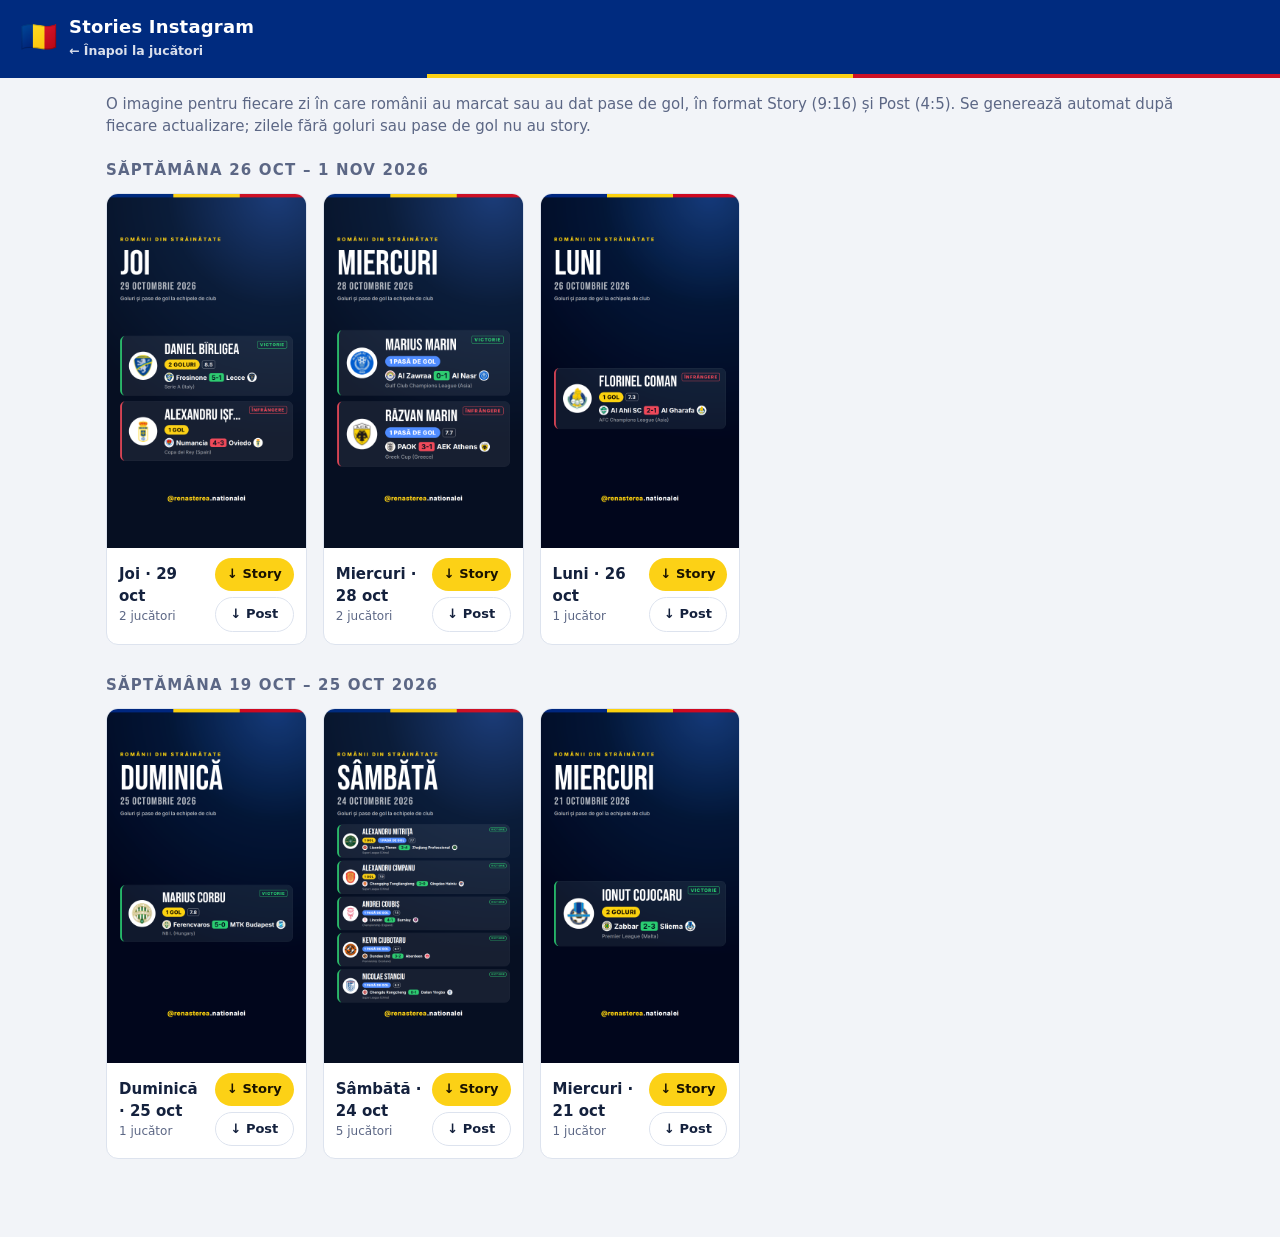
<file: site/stories.html>
<!doctype html>
<html lang="ro">
<head>
  <meta charset="utf-8">
  <meta name="viewport" content="width=device-width, initial-scale=1">
  <title>Stories Instagram</title>
  <link rel="icon" href="favicon.ico" sizes="48x48">
  <link rel="icon" type="image/png" href="icon-192.png" sizes="192x192">
  <link rel="apple-touch-icon" href="apple-touch-icon.png">
  <link rel="stylesheet" href="styles.css">
  <script>
    try { const t = localStorage.getItem("theme");
          if (t === "light" || t === "dark") document.documentElement.setAttribute("data-theme", t); } catch {}
  </script>
  <style>
    .st-wrap { max-width: 1100px; margin: 0 auto; padding: 20px 16px 48px; }
    .st-back { color: var(--topbar-text); text-decoration: none; font-weight: 700; opacity: .85; }
    .st-back:hover { opacity: 1; }
    .st-intro { color: var(--muted); margin: 0 0 22px; }
    .st-week { margin: 0 0 30px; }
    .st-week h2 { font-size: 15px; letter-spacing: .08em; text-transform: uppercase;
                     color: var(--muted); margin: 0 0 12px; }
    .st-grid { display: grid; grid-template-columns: repeat(auto-fill, minmax(200px, 1fr)); gap: 16px; }
    .st-card { background: var(--panel); border: 1px solid var(--line); border-radius: var(--radius);
               overflow: hidden; display: flex; flex-direction: column; }
    .st-card a.st-img { display: block; aspect-ratio: 9 / 16; background: var(--panel-2); }
    .st-card img { width: 100%; height: 100%; object-fit: cover; display: block; }
    .st-meta { padding: 10px 12px 12px; display: flex; align-items: center; gap: 8px; }
    .st-day { font-weight: 800; }
    .st-n { color: var(--muted); font-size: 12px; }
    .st-dl { margin-left: auto; white-space: nowrap; flex: none; background: var(--ro-yellow); color: #1a1300; font-weight: 800;
             font-size: 13px; text-decoration: none; padding: 7px 12px; border-radius: 999px; }
    .st-dls { margin-left: auto; display: flex; flex-direction: column; gap: 6px; }
    .st-dls .st-dl { margin-left: 0; text-align: center; }
    .st-dl.alt { background: transparent; color: var(--text); border: 1px solid var(--line); }
    .st-empty { color: var(--muted); padding: 40px 0; text-align: center; }
  </style>
</head>
<body>
  <header class="topbar">
    <div class="brand">
      <span class="flag" aria-hidden="true">🇷🇴</span>
      <div>
        <h1>Stories Instagram</h1>
        <p class="tagline"><a class="st-back" href="./">← Înapoi la jucători</a></p>
      </div>
    </div>
  </header>
  <main class="st-wrap">
    <p class="st-intro">O imagine pentru fiecare zi în care românii au marcat sau au dat pase de gol,
      în format Story (9:16) și Post (4:5).
      Se generează automat după fiecare actualizare; zilele fără goluri sau pase de gol nu au story.</p>
    <div id="stories"><p class="st-empty">Se încarcă…</p></div>
  </main>
  <script>
    const DAYS = ["Duminică", "Luni", "Marți", "Miercuri", "Joi", "Vineri", "Sâmbătă"];
    const MONTHS = ["ian", "feb", "mar", "apr", "mai", "iun", "iul", "aug", "sep", "oct", "nov", "dec"];
    const esc = s => String(s).replace(/[&<>"]/g, c => ({ "&": "&amp;", "<": "&lt;", ">": "&gt;", '"': "&quot;" }[c]));
    const parse = iso => { const [y, m, d] = iso.split("-").map(Number); return new Date(y, m - 1, d); };
    const fmt = d => `${d.getDate()} ${MONTHS[d.getMonth()]}`;
    // Monday that starts the week a story belongs to
    const weekOf = d => { const m = new Date(d); m.setDate(d.getDate() - ((d.getDay() + 6) % 7)); return m; };

    fetch("stories/index.json", { cache: "no-store" })
      .then(r => r.ok ? r.json() : [])
      .catch(() => [])
      .then(items => {
        const root = document.getElementById("stories");
        if (!items.length) { root.innerHTML = '<p class="st-empty">Încă nu există stories.</p>'; return; }
        const groups = new Map();
        for (const it of items) {
          const mon = weekOf(parse(it.date));
          const key = mon.getTime();
          if (!groups.has(key)) groups.set(key, { mon, items: [] });
          groups.get(key).items.push(it);
        }
        root.innerHTML = [...groups.values()].map(g => {
          const sun = new Date(g.mon); sun.setDate(g.mon.getDate() + 6);
          const cards = g.items.sort((a, b) => b.date.localeCompare(a.date)).map(it => {
            const d = parse(it.date);
            const n = it.players ? `${it.players} ${it.players === 1 ? "jucător" : "jucători"}` : "";
            return `<div class="st-card">
              <a class="st-img" href="${esc(it.file)}" target="_blank" rel="noopener">
                <img src="${esc(it.file)}" alt="Story ${esc(DAYS[d.getDay()])} ${esc(it.date)}" loading="lazy"></a>
              <div class="st-meta">
                <div><div class="st-day">${DAYS[d.getDay()]} · ${fmt(d)}</div><div class="st-n">${n}</div></div>
                <span class="st-dls">
                  <a class="st-dl" href="${esc(it.file)}" download="story-${esc(it.date)}.png" title="1080×1920">↓ Story</a>
                  ${it.post ? `<a class="st-dl alt" href="${esc(it.post)}" download="post-${esc(it.date)}.png" title="1080×1350">↓ Post</a>` : ""}
                </span>
              </div></div>`;
          }).join("");
          return `<section class="st-week"><h2>Săptămâna ${fmt(g.mon)} – ${fmt(sun)} ${sun.getFullYear()}</h2>
            <div class="st-grid">${cards}</div></section>`;
        }).join("");
      });
  </script>
</body>
</html>
</file>
<file: site/styles.css>
/* Romanian flag colors — fixed brand tokens */
:root {
  --ro-blue: #002B7F;
  --ro-yellow: #FCD116;
  --ro-red: #CE1126;
}

/* ---- Light theme (default) ---- */
:root {
  --bg: #f2f4f8;
  --panel: #ffffff;
  --panel-2: #eaeef5;
  --line: #dde3ee;
  --text: #14213d;
  --muted: #5c6785;
  --accent: #a87a00;       /* readable amber for goal text on light */
  --accent-2: #002B7F;     /* flag blue, readable on light */
  --win: #1e9e56;
  --draw: #8a93a6;
  --loss: #CE1126;
  --gk: #FCD116;
  --def: #002B7F;
  --mid: #1e9e56;
  --fwd: #CE1126;
  --topbar: #002B7F;
  --topbar-text: #ffffff;
  --topbar-input: rgba(255,255,255,.14);
  --radius: 12px;
}

/* ---- Dark palette (system-dark + explicit dark), navy-tinted for flag feel ---- */
@media (prefers-color-scheme: dark) {
  :root:not([data-theme="light"]) {
    --bg: #0b1020; --panel: #141a2c; --panel-2: #1b2338; --line: #29314c;
    --text: #e9ecf6; --muted: #99a3c0;
    --accent: #FCD116; --accent-2: #6f9bff;
    --win: #2ecc71; --loss: #ef4a5a;
    --gk: #FCD116; --def: #4a7dff; --mid: #2ecc71; --fwd: #ff5470;
    --topbar: #001a4d; --topbar-text: #ffffff; --topbar-input: rgba(255,255,255,.10);
  }
}
:root[data-theme="dark"] {
  --bg: #0b1020; --panel: #141a2c; --panel-2: #1b2338; --line: #29314c;
  --text: #e9ecf6; --muted: #99a3c0;
  --accent: #FCD116; --accent-2: #6f9bff;
  --win: #2ecc71; --loss: #ef4a5a;
  --gk: #FCD116; --def: #4a7dff; --mid: #2ecc71; --fwd: #ff5470;
  --topbar: #001a4d; --topbar-text: #ffffff; --topbar-input: rgba(255,255,255,.10);
}

* { box-sizing: border-box; }
[hidden] { display: none !important; }
html { scroll-behavior: smooth; }
body {
  margin: 0;
  background: var(--bg);
  color: var(--text);
  font: 15px/1.45 system-ui, -apple-system, "Segoe UI", Roboto, sans-serif;
  -webkit-font-smoothing: antialiased;
}

/* Topbar */
.topbar {
  position: sticky; top: 0; z-index: 10;
  display: flex; flex-wrap: wrap; gap: 14px;
  align-items: center; justify-content: space-between;
  padding: 14px 20px;
  background: var(--topbar);
  color: var(--topbar-text);
  backdrop-filter: blur(8px);
}
/* Romanian flag stripe under the topbar */
.topbar::after {
  content: ""; position: absolute; left: 0; right: 0; bottom: -4px; height: 4px;
  background: linear-gradient(90deg,
    var(--ro-blue) 0 33.33%, var(--ro-yellow) 33.33% 66.66%, var(--ro-red) 66.66% 100%);
}
.brand { display: flex; align-items: center; gap: 12px; }
.flag { font-size: 30px; line-height: 1; }
.topbar h1 { margin: 0; font-size: 18px; letter-spacing: .2px; color: var(--topbar-text); }
.tagline { margin: 2px 0 0; color: rgba(255,255,255,.72); font-size: 12.5px; }
.controls { display: flex; align-items: center; gap: 10px; flex-wrap: wrap; }
#filter {
  background: var(--topbar-input); border: 1px solid rgba(255,255,255,.22);
  color: #fff; border-radius: 999px;
  padding: 8px 14px; width: 220px; outline: none; font-size: 13.5px;
}
#filter::placeholder { color: rgba(255,255,255,.6); }
#filter:focus { border-color: var(--ro-yellow); }
.fsel {
  background: var(--topbar-input); border: 1px solid rgba(255,255,255,.22);
  color: #fff; border-radius: 999px; padding: 7px 12px; font-size: 13px;
  cursor: pointer; outline: none; max-width: 190px;
}
.fsel:focus { border-color: var(--ro-yellow); }
.fsel option { color: #14213d; background: #fff; }
#refresh, #rescrape {
  background: var(--ro-yellow); color: #1a1300; border: none;
  border-radius: 999px; padding: 8px 14px; font-weight: 700;
  font-size: 13px; cursor: pointer; white-space: nowrap;
}
#stories-link {
  color: var(--topbar-text); text-decoration: none; font-weight: 700; font-size: 13px;
  border: 1px solid rgba(255,255,255,.35); border-radius: 999px; padding: 7px 12px; white-space: nowrap;
}
#stories-link:hover { border-color: var(--ro-yellow); }
#refresh:disabled, #rescrape:disabled { opacity: .6; cursor: default; }
.updated { color: rgba(255,255,255,.72); font-size: 12px; white-space: nowrap; }

/* Layout */
main { max-width: 1240px; margin: 0 auto; padding: 20px; }
.loading { color: var(--muted); }

.league { margin-bottom: 26px; }
.league-head {
  display: flex; align-items: center; gap: 10px;
  cursor: pointer; user-select: none;
  padding: 8px 4px; border-bottom: 1px solid var(--line);
}
.league-head .caret { color: var(--muted); width: 14px; transition: transform .15s; }
.league-head h2 { margin: 0; font-size: 15.5px; font-weight: 650; }
.league-head .count {
  color: var(--muted); font-size: 12px;
  background: var(--panel-2); padding: 2px 8px; border-radius: 999px;
}

.grid {
  display: grid; gap: 12px; margin-top: 14px;
  grid-template-columns: repeat(auto-fill, minmax(290px, 1fr));
}

/* Card */
.card {
  background: var(--panel); border: 1px solid var(--line);
  border-radius: var(--radius); padding: 14px;
  display: flex; flex-direction: column; gap: 10px;
}
.card-top { display: flex; justify-content: flex-start; align-items: flex-start; gap: 10px; }
.card-top .who { flex: 1; min-width: 0; }
.avatar {
  flex: 0 0 auto; width: 44px; height: 44px; border-radius: 50%;
  background-size: cover; background-position: center top;
  background-color: var(--panel-2); border: 2px solid var(--line);
  display: inline-flex; align-items: center; justify-content: center; overflow: hidden;
}
.avatar.ini { font-weight: 800; font-size: 15px; color: #fff; }
.avatar.ini.pos-GK { background: var(--gk); color: #1a1300; border-color: var(--gk); }
.avatar.ini.pos-DEF { background: var(--def); border-color: var(--def); }
.avatar.ini.pos-MID { background: var(--mid); border-color: var(--mid); }
.avatar.ini.pos-FWD { background: var(--fwd); border-color: var(--fwd); }
.avatar.ini.pos-UNK { background: var(--muted); border-color: var(--muted); }
.card .name { font-weight: 680; font-size: 15px; }
.card .team { color: var(--muted); font-size: 12.5px; margin-top: 1px; }
.card .bio { color: var(--muted); font-size: 11.5px; margin-top: 3px; }
.card .bio .mv { color: var(--accent); font-weight: 700; }
.card .team { display: flex; align-items: center; gap: 3px; flex-wrap: wrap; }
.card .team .tn { min-width: 0; }
.crests { display: inline-flex; align-items: center; margin-right: 4px; }
.crests .crest {
  border-radius: 50%; background: var(--panel); border: 1.5px solid var(--line);
  object-fit: contain; flex: 0 0 auto;
}
.crest.cur {
  width: 30px; height: 30px; padding: 2px;
  border-color: var(--ro-yellow); box-shadow: 0 0 0 1px var(--ro-yellow);
}
.crest.past { width: 19px; height: 19px; padding: 1px; margin-left: -8px; opacity: .95; }
.crests:hover .crest.past { margin-left: 1px; }  /* fan out on hover */
.crests .crest { transition: margin .15s; }
.nt {
  display: flex; align-items: center; gap: 6px; flex-wrap: wrap;
  font-size: 11.5px; color: var(--text);
  background: linear-gradient(90deg, rgba(0,43,127,.14), rgba(252,209,22,.12), rgba(206,17,38,.14));
  border: 1px solid var(--line); border-left: 3px solid var(--ro-yellow);
  border-radius: 8px; padding: 5px 9px;
}
.nt b { color: var(--accent-2); }
.nt-flag { font-size: 13px; }
.pos {
  font-size: 10.5px; font-weight: 800; letter-spacing: .5px;
  padding: 3px 7px; border-radius: 6px; color: #fff; white-space: nowrap;
}
.pos.GK { background: var(--gk); color: #1a1300; }
.pos.DEF { background: var(--def); }
.pos.MID { background: var(--mid); }
.pos.FWD { background: var(--fwd); }
.pos.UNK { background: var(--muted); }

.stats { display: flex; gap: 6px; flex-wrap: wrap; }
.stat {
  background: var(--panel-2); border-radius: 8px;
  padding: 6px 9px; text-align: center; min-width: 46px; flex: 1;
}
.stat b { display: block; font-size: 15px; }
.stat span { color: var(--muted); font-size: 10px; text-transform: uppercase; letter-spacing: .4px; }
.stat.g b { color: var(--accent); }
.stat.a b { color: var(--accent-2); }

.form { display: flex; gap: 4px; }
.dot {
  width: 18px; height: 18px; border-radius: 5px;
  font-size: 10px; font-weight: 800; color: #0c0f14;
  display: grid; place-items: center;
}
.dot.W { background: var(--win); }
.dot.D { background: var(--draw); }
.dot.L { background: var(--loss); color: #fff; }

.results { border-top: 1px solid var(--line); padding-top: 8px; display: flex; flex-direction: column; gap: 5px; }
.res-first { display: flex; flex-direction: column; gap: 5px; }
.more { display: flex; flex-direction: column; gap: 5px; max-height: 330px; overflow-y: auto; padding-right: 4px; }
.more::-webkit-scrollbar { width: 8px; }
.more::-webkit-scrollbar-thumb { background: var(--line); border-radius: 8px; }
.more::-webkit-scrollbar-track { background: transparent; }
.more { scrollbar-width: thin; scrollbar-color: var(--line) transparent; }
.res { display: grid; grid-template-columns: 52px 1fr auto; gap: 8px; align-items: center; font-size: 12.5px; }
.res .muted { color: var(--muted); font-size: 12px; font-style: italic; }
.res.nat { background: linear-gradient(90deg, rgba(0,43,127,.10), transparent); border-radius: 6px; }
.res .date { color: var(--muted); font-size: 11px; }
.res .fix { overflow: hidden; text-overflow: ellipsis; white-space: nowrap; }
.res .sc { font-weight: 700; }
.res-right { display: flex; gap: 5px; align-items: center; justify-content: flex-end; }
.res a { text-decoration: none; font-size: 13px; opacity: .82; }
.res a:hover { opacity: 1; }
.res .icl { display: inline-flex; align-items: center; border-radius: 5px;
  background: none; border: none; padding: 0; cursor: pointer; }
.res .icl svg { display: block; transition: transform .1s; }
.res .icl:hover svg { transform: scale(1.12); }

/* Embedded video */
.video { position: relative; width: 100%; aspect-ratio: 16 / 9; border-radius: 12px;
  overflow: hidden; background: #000; box-shadow: 0 10px 30px rgba(0,0,0,.4); }
.video iframe { position: absolute; inset: 0; width: 100%; height: 100%; border: 0; }
.video-yt {
  display: inline-flex; align-items: center; gap: 6px; margin-top: 8px;
  color: var(--muted); font-size: 12.5px; text-decoration: none;
}
.video-yt:hover { color: var(--text); }
.video-yt svg { flex: 0 0 auto; }
.mk-video:not(:empty) { margin-top: 12px; }
.video-close {
  margin-top: 8px; background: var(--panel-2); color: var(--text);
  border: 1px solid var(--line); border-radius: 999px; padding: 6px 12px;
  font-size: 12.5px; cursor: pointer;
}
.video-close:hover { border-color: var(--accent-2); }
.vmodal {
  width: min(92vw, 860px); border: none; border-radius: 14px; padding: 0;
  background: var(--panel); overflow: visible; box-shadow: 0 24px 70px rgba(0,0,0,.5);
}
.vmodal::backdrop { background: rgba(6,10,24,.66); backdrop-filter: blur(2px); }
.vmodal .video-wrap { padding: 12px; border-radius: 14px; overflow: hidden; }
.vmodal-x {
  position: absolute; top: -14px; right: -14px; width: 32px; height: 32px;
  border-radius: 50%; border: 2px solid var(--panel); background: var(--ro-red);
  color: #fff; font-size: 18px; line-height: 1; cursor: pointer; z-index: 2;
}
.ga { font-size: 11px; font-weight: 700; line-height: 1; white-space: nowrap; }
.ga.goals { color: var(--accent); }
.ga.assists { color: var(--accent-2); }

/* View toggle (Classic / Arcade) */
.views { display: inline-flex; gap: 2px; background: rgba(255,255,255,.14); border-radius: 999px; padding: 3px; }
.view-btn {
  border: none; background: none; color: #fff; cursor: pointer;
  font-size: 12px; font-weight: 600; padding: 5px 11px; border-radius: 999px; opacity: .72;
  white-space: nowrap;
}
.view-btn:hover { opacity: 1; }
.view-btn.active { opacity: 1; background: rgba(255,255,255,.94); color: var(--ro-blue); }

/* Arcade (Mortal-Kombat-style) select screen */
.mk-bar { display: flex; align-items: center; justify-content: space-between; gap: 12px; flex-wrap: wrap; margin-bottom: 12px; }
.mk-hint { color: var(--muted); font-size: 13px; margin: 0; }
.mk-sort { display: flex; align-items: center; gap: 6px; font-size: 12.5px; color: var(--muted); }
.mk-sort select {
  background: var(--panel); border: 1px solid var(--line); color: var(--text);
  border-radius: 8px; padding: 5px 10px; font-size: 12.5px; cursor: pointer; outline: none;
}
.mk-sort select:focus { border-color: var(--accent-2); }
.mk-dir {
  background: var(--panel-2); border: 1px solid var(--line); color: var(--text);
  border-radius: 8px; padding: 5px 10px; font-size: 12.5px; cursor: pointer; white-space: nowrap;
}
.mk-dir:hover:not(:disabled) { border-color: var(--accent-2); }
.mk-dir:disabled { opacity: .45; cursor: default; }
.mk-metric {
  position: absolute; top: 4px; right: 4px; z-index: 2;
  background: var(--ro-yellow); color: #1a1300; font-weight: 800;
  font-size: 9px; padding: 2px 5px; border-radius: 6px; box-shadow: 0 1px 2px rgba(0,0,0,.45);
}
.mk { display: flex; gap: 16px; align-items: flex-start; }
.mk-grid {
  flex: 1 1 auto; display: grid; gap: 7px;
  grid-template-columns: repeat(auto-fill, minmax(74px, 1fr));
}
.mk-tile {
  position: relative; border: 2px solid var(--line); background: var(--panel-2);
  border-radius: 10px; padding: 0; cursor: pointer; overflow: hidden;
  display: flex; flex-direction: column;
}
.mk-tile .avatar.face {
  width: 100%; height: auto; aspect-ratio: 1; border-radius: 0; border: none;
  font-size: 20px;
}
.mk-name {
  font-size: 10.5px; font-weight: 700; padding: 3px 3px; text-align: center;
  white-space: nowrap; overflow: hidden; text-overflow: ellipsis; background: var(--panel);
}
.mk-pos { position: absolute; top: 4px; left: 4px; font-size: 8.5px; padding: 2px 4px; box-shadow: 0 1px 2px rgba(0,0,0,.4); }
.mk-tile:hover { border-color: var(--accent-2); }
.mk-tile.sel {
  border-color: var(--ro-yellow);
  box-shadow: 0 0 0 2px var(--ro-yellow), 0 0 16px rgba(252,209,22,.55);
  z-index: 1;
}
.mk-panel { flex: 0 0 322px; position: sticky; top: 78px; align-self: flex-start; }
.mk-panel .card { margin: 0; }
@media (max-width: 720px) {
  .mk { flex-direction: column; align-items: stretch; }
  .mk-grid { width: 100%; grid-template-columns: repeat(auto-fill, minmax(68px, 1fr)); }
  .mk-panel { position: static; width: 100%; order: -1; flex: 0 0 auto; }
}

/* Theme selector (sits on the blue topbar) */
.themes { display: inline-flex; gap: 2px; background: rgba(255,255,255,.14); border-radius: 999px; padding: 3px; }
.theme-btn {
  border: none; background: none; cursor: pointer; font-size: 14px;
  width: 28px; height: 26px; border-radius: 999px; line-height: 1;
  opacity: .6; filter: grayscale(.35);
}
.theme-btn:hover { opacity: .9; }
.theme-btn.active { opacity: 1; filter: none; background: rgba(255,255,255,.92); box-shadow: 0 1px 3px rgba(0,0,0,.3); }
.mine { color: var(--accent); font-weight: 700; } /* highlight the tracked player's team */
.showall {
  background: none; border: none; color: var(--accent-2);
  cursor: pointer; font-size: 12px; padding: 2px 0; text-align: left;
}
.rating { color: var(--muted); font-size: 11px; }

/* National teams view */
.nat-view { display: grid; grid-template-columns: repeat(auto-fit, minmax(360px, 1fr)); gap: 20px; }
.nat-block { background: var(--panel); border: 1px solid var(--line); border-radius: var(--radius); padding: 16px; }
.nat-h { margin: 0 0 12px; font-size: 17px; display: flex; align-items: center; gap: 8px; }
.nat-sub { font-size: 11px; text-transform: uppercase; letter-spacing: .5px; color: var(--muted); margin: 16px 0 6px; }
.nat-controls { color: var(--muted); font-size: 12.5px; margin-bottom: 14px; display: flex; align-items: center; gap: 6px; }
.nat-controls select { background: var(--panel); border: 1px solid var(--line); color: var(--text); border-radius: 8px; padding: 4px 8px; font-size: 12.5px; cursor: pointer; outline: none; }
.nat-res { display: grid; grid-template-columns: 22px 54px 1fr auto; align-items: center; gap: 8px; padding: 6px 0; border-bottom: 1px solid var(--line); font-size: 12.5px; }
.nat-res:last-child { border-bottom: none; }
.nat-res .date { color: var(--muted); font-size: 11px; }
.wdl.dot { width: 18px; height: 18px; }
.nat-fix { min-width: 0; }
.nat-line { overflow: hidden; text-overflow: ellipsis; }
.nat-comp { font-size: 10.5px; color: var(--muted); margin-top: 1px; }

.wdl-sum { background: var(--panel-2); border-radius: 10px; padding: 10px 12px; margin: 12px 0 4px; }
.wdl-counts { font-size: 13px; display: flex; align-items: center; gap: 4px; flex-wrap: wrap; }
.wdl-counts b { font-size: 17px; }
.wdl-counts b.w { color: var(--win); }
.wdl-counts b.d { color: var(--draw); }
.wdl-counts b.l { color: var(--loss); }
.wdl-rate { margin-left: auto; font-weight: 800; color: var(--accent); }
.wdl-n { color: var(--muted); font-size: 11px; }
.wdl-form { display: flex; gap: 3px; margin-top: 8px; flex-wrap: wrap; }
.wdl-form .dot { width: 16px; height: 16px; font-size: 9px; }

.fifa { font-size: 12px; font-weight: 700; background: var(--panel-2); border: 1px solid var(--line);
  border-radius: 999px; padding: 3px 10px; margin-left: auto; white-space: nowrap; }
.fifa .up { color: var(--win); }
.fifa .down { color: var(--loss); }

.standings { border: 1px solid var(--line); border-radius: 10px; overflow: hidden; }
.standings-title { background: var(--panel-2); padding: 8px 12px; font-weight: 700; font-size: 12.5px; }
.stand-table { width: 100%; border-collapse: collapse; font-size: 12.5px; }
.stand-table th, .stand-table td { padding: 6px 6px; text-align: center; }
.stand-table th { color: var(--muted); font-weight: 600; font-size: 11px; border-bottom: 1px solid var(--line); }
.stand-table td.tn { text-align: left; white-space: nowrap; }
.stand-table td.gd { color: var(--muted); }
.stand-table td.pts { font-weight: 800; }
.stand-table tbody tr { border-bottom: 1px solid var(--line); }
.stand-table tbody tr:last-child { border-bottom: none; }
.stand-table tr.me { background: linear-gradient(90deg, rgba(252,209,22,.18), transparent); }
.stand-table tr.me td.tn { font-weight: 800; color: var(--accent); }

.foot { text-align: center; color: var(--muted); font-size: 12px; padding: 20px; }

/* Latest-events button + badge (on the blue topbar) */
.events-btn {
  position: relative; width: 30px; height: 27px; border-radius: 999px;
  border: 1px solid rgba(255,255,255,.32); background: rgba(255,255,255,.12);
  color: #fff; cursor: pointer; font-size: 14px; line-height: 1;
}
.events-btn:hover { background: rgba(255,255,255,.22); }
.ev-badge {
  position: absolute; top: -6px; right: -6px; min-width: 16px; height: 16px;
  padding: 0 4px; border-radius: 999px; background: var(--ro-red); color: #fff;
  font-size: 10px; font-weight: 800; display: inline-flex; align-items: center;
  justify-content: center; border: 1.5px solid var(--topbar);
}

/* Events drawer */
.drawer-backdrop { position: fixed; inset: 0; background: rgba(6,10,24,.5); z-index: 40; }
.drawer {
  position: fixed; top: 0; right: 0; height: 100%; width: min(92vw, 400px);
  background: var(--panel); z-index: 41; box-shadow: -8px 0 30px rgba(0,0,0,.35);
  display: flex; flex-direction: column;
}
.drawer-head {
  display: flex; align-items: center; justify-content: space-between;
  padding: 14px 16px; border-bottom: 1px solid var(--line); flex: 0 0 auto;
}
.drawer-head h2 { margin: 0; font-size: 15px; }
.drawer-x {
  width: 30px; height: 30px; border-radius: 50%; border: 1px solid var(--line);
  background: var(--panel-2); color: var(--text); font-size: 18px; cursor: pointer;
}
.events-list { overflow-y: auto; padding: 8px; display: flex; flex-direction: column; gap: 6px; }
.event { display: flex; gap: 10px; padding: 10px; border: 1px solid var(--line); border-radius: 10px; background: var(--panel-2); }
.avatar.ev { width: 34px; height: 34px; flex: 0 0 auto; border-width: 1.5px; }
.event-body { flex: 1; min-width: 0; }
.event-top { font-size: 13px; }
.event-act { margin: 4px 0; display: flex; gap: 8px; }
.event-match { font-size: 12.5px; display: flex; align-items: center; gap: 6px; flex-wrap: wrap; }
.event-links { display: inline-flex; gap: 5px; margin-left: auto; align-items: center; }

/* Help button */
.help-btn {
  width: 27px; height: 27px; border-radius: 999px;
  border: 1px solid rgba(255,255,255,.32); background: rgba(255,255,255,.12);
  color: #fff; cursor: pointer; font-weight: 800; font-size: 14px; line-height: 1;
}
.help-btn:hover { background: rgba(255,255,255,.22); }

/* Intro / cheatsheet dialog */
.intro {
  width: min(92vw, 460px); border: none; border-radius: 14px; padding: 0;
  background: var(--panel); color: var(--text); overflow: hidden;
  box-shadow: 0 24px 70px rgba(0,0,0,.45);
}
.intro::backdrop { background: rgba(6,10,24,.55); backdrop-filter: blur(2px); }
.intro-flag {
  height: 5px;
  background: linear-gradient(90deg,
    var(--ro-blue) 0 33.33%, var(--ro-yellow) 33.33% 66.66%, var(--ro-red) 66.66% 100%);
}
.intro-body { padding: 18px 22px 22px; }
.intro-head { display: flex; align-items: center; gap: 10px; margin-bottom: 8px; }
.intro-head .flag { font-size: 26px; }
.intro-head h2 { margin: 0; font-size: 17px; }
.intro-body > p { margin: 0 0 14px; font-size: 13.5px; color: var(--muted); line-height: 1.5; }
.intro-body h3 { margin: 0 0 8px; font-size: 12px; text-transform: uppercase; letter-spacing: .6px; color: var(--muted); }
.legend { list-style: none; margin: 0 0 16px; padding: 0; display: flex; flex-direction: column; gap: 9px; font-size: 12.5px; }
.legend li { display: flex; align-items: center; gap: 8px; flex-wrap: wrap; }
.lg { display: inline-flex; align-items: center; gap: 4px; flex: 0 0 auto; min-width: 74px; }
.legend .g { color: var(--accent); }
.legend .a { color: var(--accent-2); }
.legend .hl { color: var(--accent); }
.legend .ytm { color: #ff5a5f; font-size: 14px; }
.intro-close {
  width: 100%; background: var(--ro-yellow); color: #1a1300; border: none;
  border-radius: 999px; padding: 10px; font-weight: 700; font-size: 14px; cursor: pointer;
}
.intro-close:hover { filter: brightness(1.05); }

@media (max-width: 520px) {
  .controls { width: 100%; }
  #filter { flex: 1; width: auto; }
}
</file>
